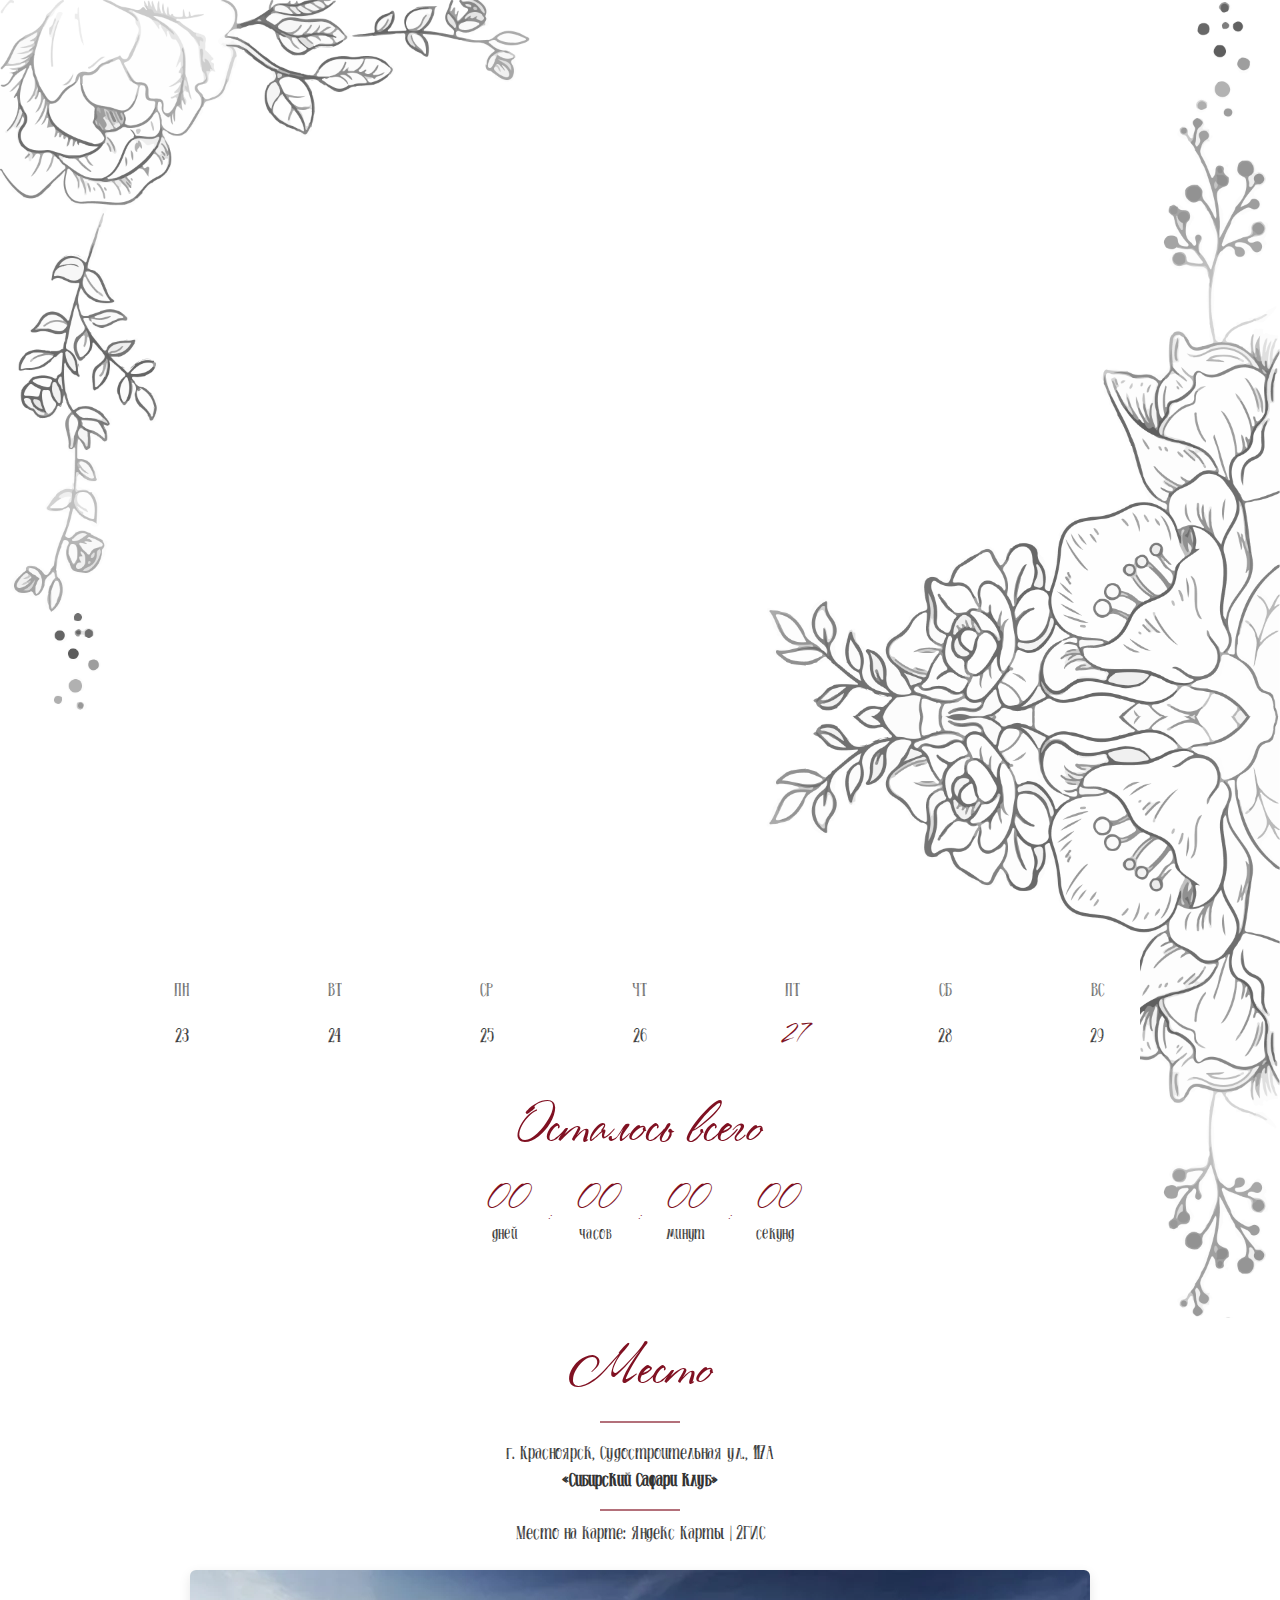
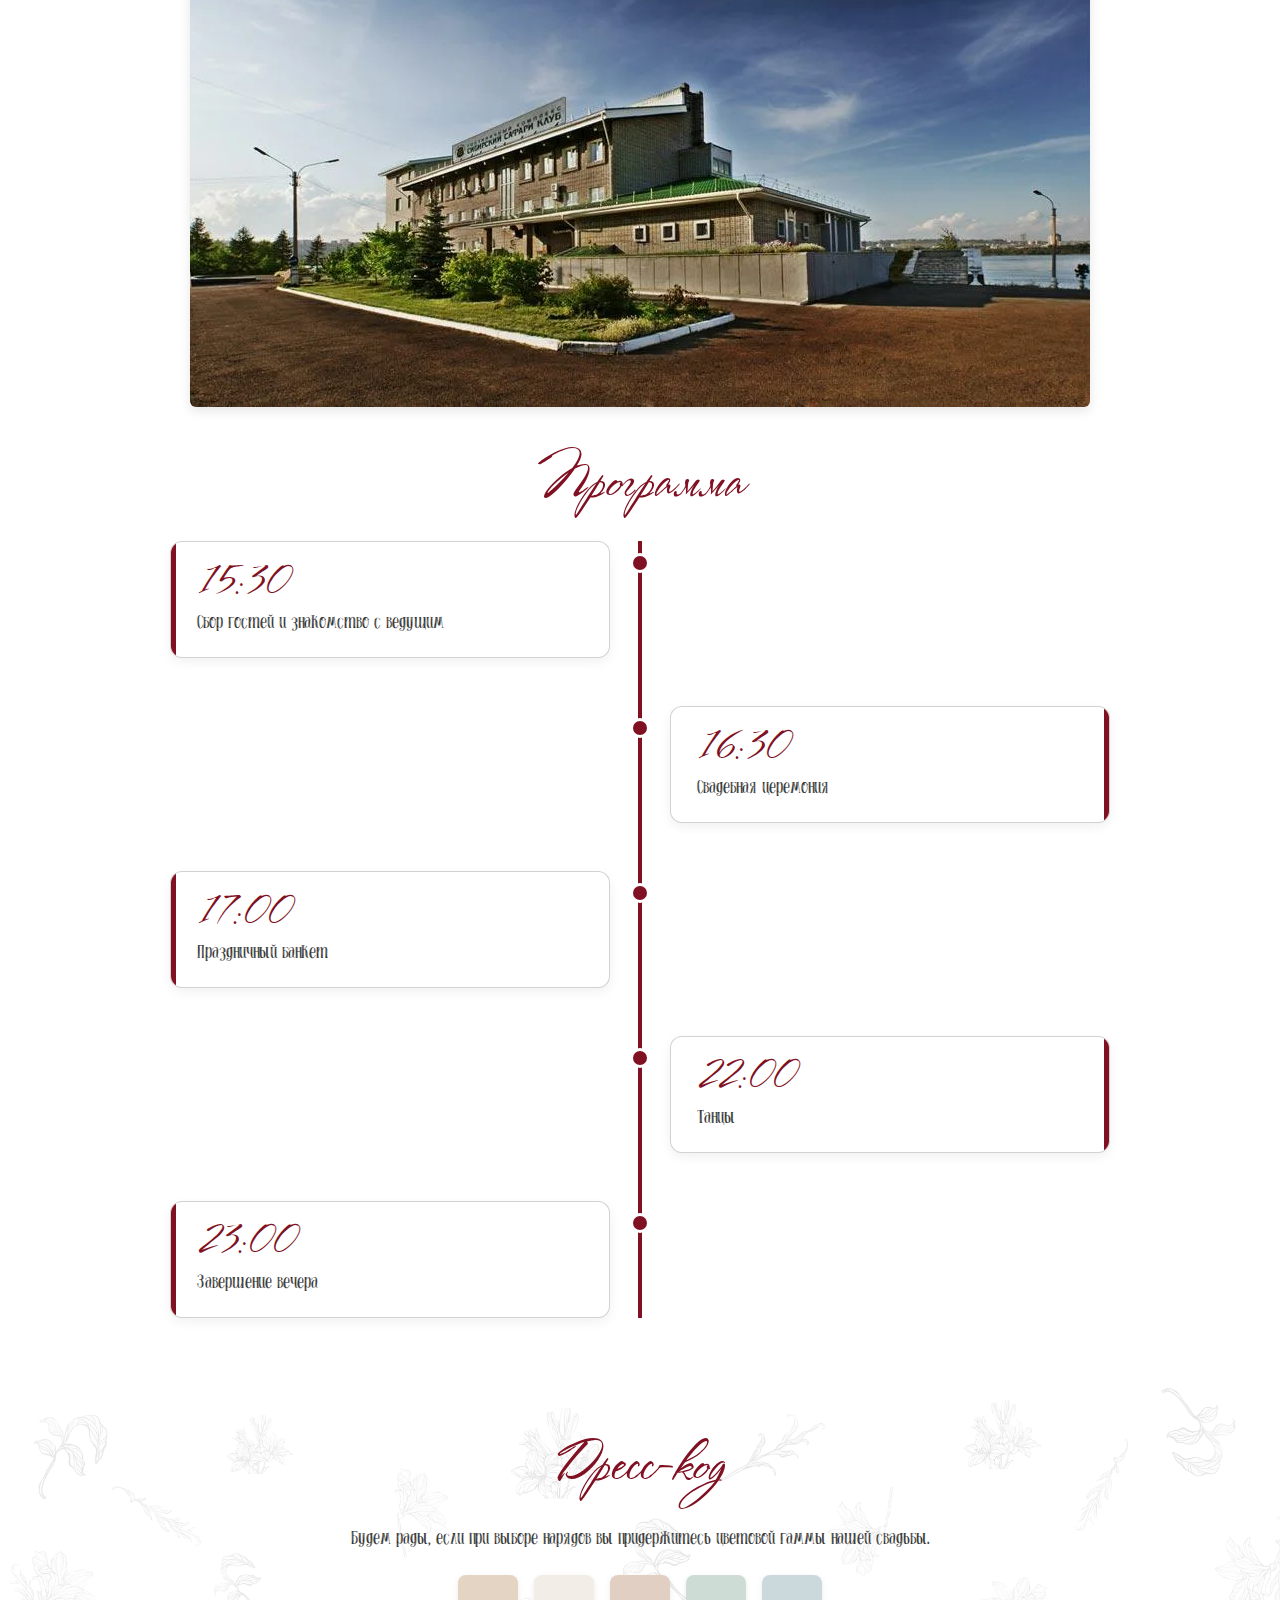
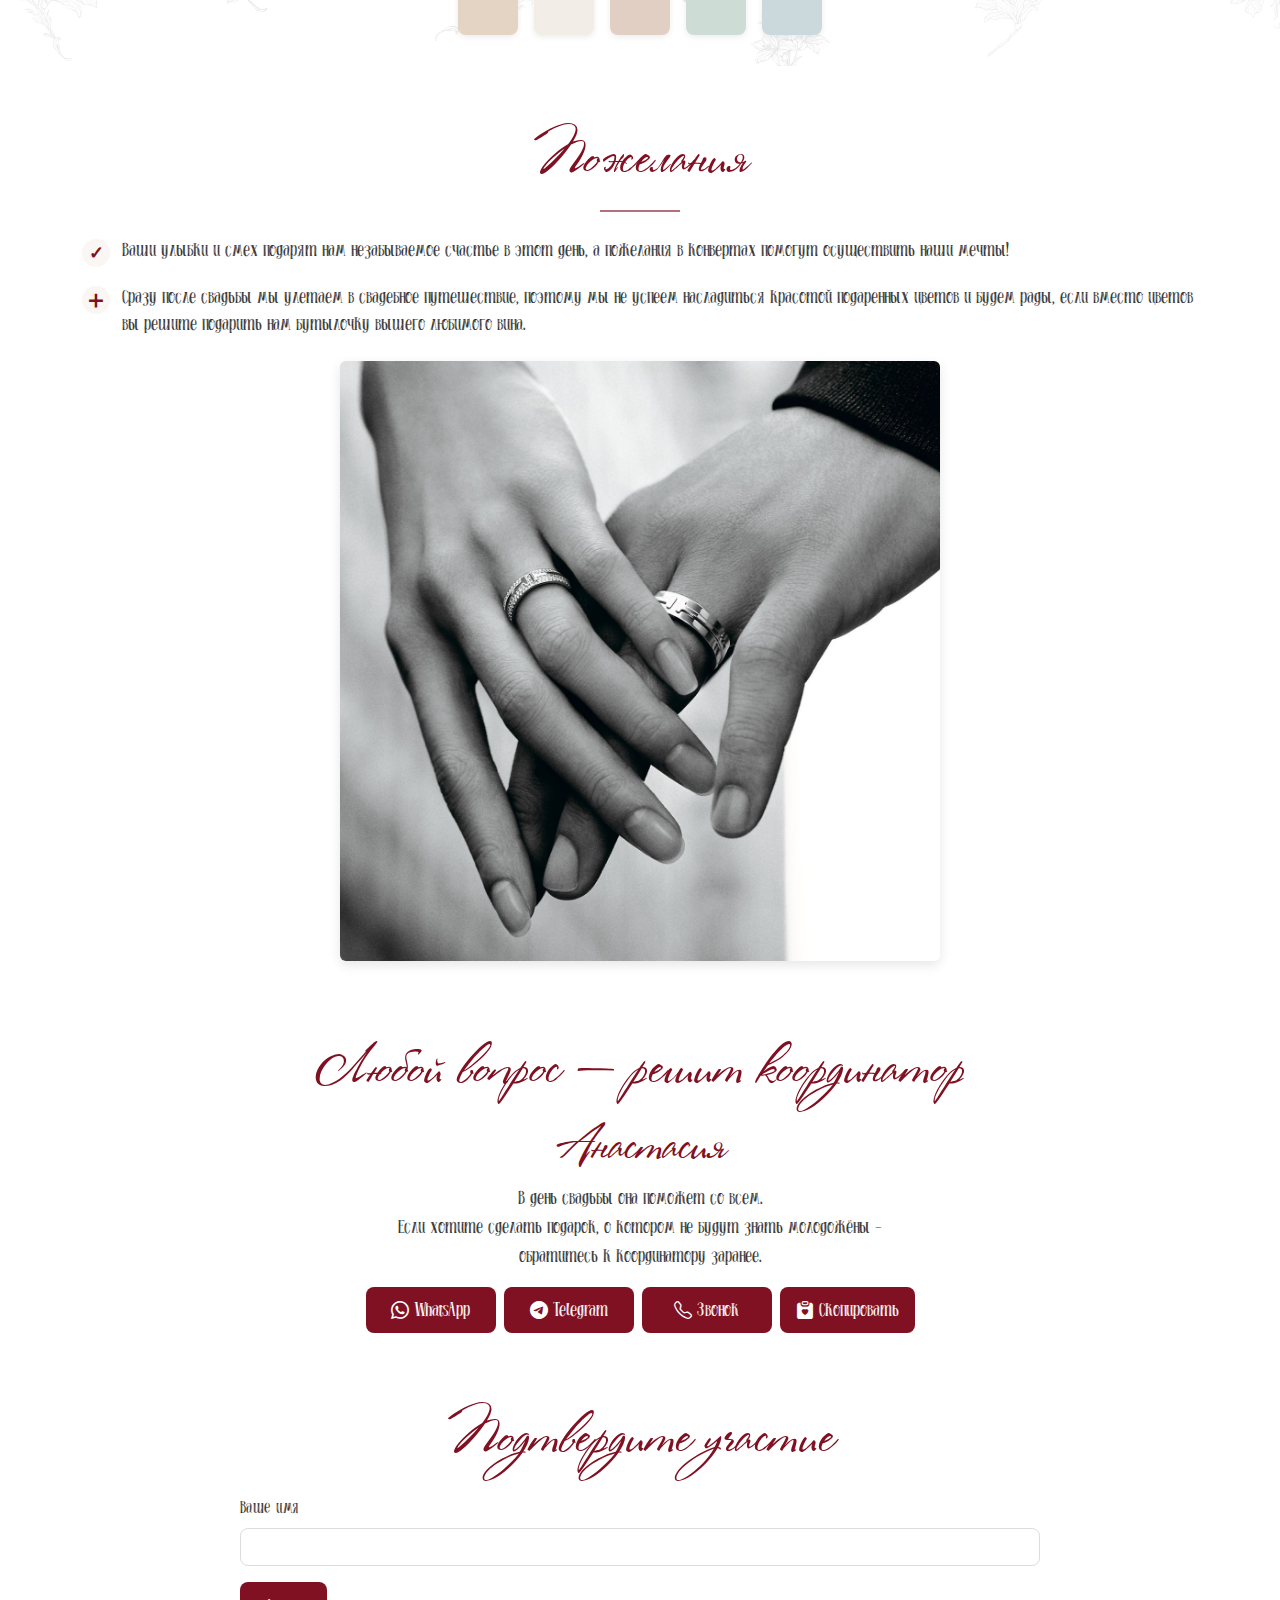
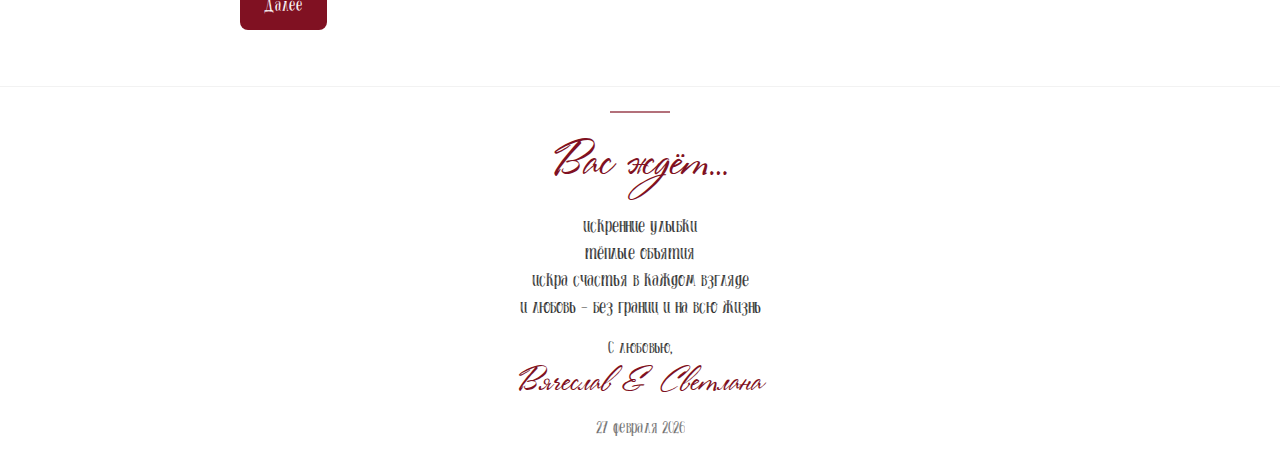
<file: index.html>
<!DOCTYPE html>
<html lang="ru">
<head>
  <meta charset="UTF-8" />
  <meta name="viewport" content="width=device-width, initial-scale=1.0"/>
  <title>Вячеслав & Светлана</title>
  <link href="https://cdn.jsdelivr.net/npm/bootstrap@5.3.3/dist/css/bootstrap.min.css" rel="stylesheet">
  <link rel="stylesheet" href="./style.css">
  <!-- Bootstrap Icons -->
  <link rel="stylesheet" href="https://cdn.jsdelivr.net/npm/bootstrap-icons@1.10.5/font/bootstrap-icons.css">

  <link rel="icon" href="/favicon.png" type="image/png">

</head>
<body>
     <style>
        /* ——— Шрифты ——— */
        @font-face {
            font-family: 'Lady Marmalade';
            src: url('assets/fonts/LadyMarmalade.otf') format('opentype');
            font-weight: normal;
            font-style: normal;
            font-display: swap;
        }

        @font-face {
            font-family: 'Rosa Marena';
            src: url('assets/fonts/RosaMarena.woff') format('woff');
            font-weight: normal;
            font-style: normal;
            font-display: swap;
        }
    </style>



    <!-- Обертка для двух секций с общим фоном -->
    <div class="hero-and-guests-wrapper">

        <!-- Общий фон -->
        <div class="common-background"></div>
        
        
        <!-- ГЛАВНЫЙ БЛОК: ТЕКСТ НА ФОНЕ -->
        <div class="container-fluid hero-section d-flex align-items-center justify-content-center" style="min-height: 100vh; position: relative; overflow: hidden;">
            
            <!-- Убираем старый оверлей, т.к. теперь он общий -->
            <!-- <div class="hero-overlay"></div> -->
            
            <!-- Текстовый контент с анимацией -->
            <div class="hero-content text-center p-3 animate-on-scroll">
                <h1 class="names-title animate-fade-up">Вячеслав & Светлана</h1>
                <p class="invitation-text mt-3 animate-fade-up" style="animation-delay: 0.2s">
                    Дорогие друзья и родные!<br>
                    Приглашаем вас разделить с нами день нашей свадьбы.
                </p>
                <h3 class="date-text mt-4 animate-fade-up" style="animation-delay: 0.4s">27 февраля 2026</h3>
            </div>
        </div>

        <!-- ДОРОГИЕ ГОСТИ + КАЛЕНДАРЬ -->
        <div class="container guests-invite-section pt-4 mt-4 pb-5"> <!-- Добавили класс guests-invite-section и padding-bottom -->
            <div class="guests-invite text-center">
                
                <!-- Календарь -->
                <div class="calendar-wrapper">
                    <div class="weekdays d-flex justify-content-between mb-2">
                        <span>ПН</span>
                        <span>ВТ</span>
                        <span>СР</span>
                        <span>ЧТ</span>
                        <span>ПТ</span>
                        <span>СБ</span>
                        <span>ВС</span>
                    </div>
                    <div class="dates d-flex justify-content-between">
                        <span>23</span>
                        <span>24</span>
                        <span>25</span>
                        <span>26</span>
                        <span class="date-heart">27</span>
                        <span>28</span>
                        <span>29</span>
                    </div>
                </div>

                <!-- Счётчик -->
                <h2 class="my-4">Осталось всего</h2>
                <div class="countdown-wrapper my-4">
                    <div class="countdown d-flex justify-content-center gap-2 flex-wrap">
                        <div class="count-item">
                            <div class="count-value days">--</div>
                            <div class="count-label">дней</div>
                        </div>
                        <div class="count-separator">:</div>
                        <div class="count-item">
                            <div class="count-value hours">--</div>
                            <div class="count-label">часов</div>
                        </div>
                        <div class="count-separator">:</div>
                        <div class="count-item">
                            <div class="count-value minutes">--</div>
                            <div class="count-label">минут</div>
                        </div>
                        <div class="count-separator">:</div>
                        <div class="count-item">
                            <div class="count-value seconds">--</div>
                            <div class="count-label">секунд</div>
                        </div>
                    </div>
                </div>

            </div>
        </div>
    </div>

    <!-- БЛОК МЕСТО -->
    <div class="container py-4">
        <div class="text-center mb-3">
            <h2 class="location-title">Место</h2>
        </div>

    <!-- Линия под заголовком -->
    <div class="location-divider mx-auto mb-3"></div>

    <div class="text-center mb-4">
        <p class="location-address">
        г. Красноярск, Судостроительная ул., 117А<br>
        <strong>«Сибирский Сафари клуб»</strong>
        </p>
        <!-- Линия под заголовком -->
        <div class="location-divider mx-auto mt-3"></div>
            <p class="location-link">
                Место на карте: 
                <a href="https://yandex.ru/maps/org/sibirskiy_safari_klub/1145542170/?ll=92.845752%2C55.989326&z=14" target="_blank" rel="noopener">Яндекс Карты</a> 
                | 
                <a href="https://2gis.ru/krasnoyarsk/firm/985690699465455" target="_blank" rel="noopener">2ГИС</a>
            </p>
    </div>

    <!-- Фото/карта -->
        <div class="text-center">
            <img src="assets/img/Place/i.webp" alt="Место проведения" class="location-photo img-fluid rounded">
        </div>
    </div>

    <!-- БЛОК ПРОГРАММА СВАДЬБЫ -->
        <!-- Контейнер для падающих сердец — только в этом блоке -->
        <div class="heart-fall-scene position-relative overflow-hidden" style="height: 100%;">
            
            <div class="text-center my-4">
                <h2 class="program-title">Программа</h2>
            </div>

            <!-- Падающие сердечки -->
            <div class="heart-fall-layer" aria-hidden="true">
                <div class="heart"><i class="bi bi-heart-fill"></i></div>
                <div class="heart"><i class="bi bi-heart-fill"></i></div>
                <div class="heart"><i class="bi bi-heart-fill"></i></div>
                <div class="heart"><i class="bi bi-heart-fill"></i></div>
                <div class="heart"><i class="bi bi-heart-fill"></i></div>
                <div class="heart"><i class="bi bi-heart-fill"></i></div>
                <div class="heart"><i class="bi bi-heart-fill"></i></div>
                <div class="heart"><i class="bi bi-heart-fill"></i></div>
                <div class="heart"><i class="bi bi-heart-fill"></i></div>
                <div class="heart"><i class="bi bi-heart-fill"></i></div>
                <div class="heart"><i class="bi bi-heart-fill"></i></div>
                <div class="heart"><i class="bi bi-heart-fill"></i></div>
            </div>

            <!-- Таймлайн остаётся внутри этого же контейнера -->
            <div class="main-timeline position-relative">
            <div class="timeline left">
                    <div class="card">
                        <h4>15:30</h4>
                        <p>Сбор гостей и знакомство с ведущим</p>
                    </div>
                </div>

                <div class="timeline right">
                    <div class="card">
                        <h4>16:30</h4>
                        <p>Свадебная церемония</p>
                    </div>
                </div>

                <div class="timeline left">
                    <div class="card">
                        <h4>17:00</h4>
                        <p>Праздничный банкет</p>
                    </div>
                </div>

                <div class="timeline right">
                    <div class="card">
                        <h4>22:00</h4>
                        <p>Танцы</p>
                    </div>
                </div>
                <div class="timeline left">
                    <div class="card">
                        <h4>23:00</h4>
                        <p>Завершение вечера</p>
                    </div>
                </div>
            </div>
        </div>

    <!-- БЛОК ДРЕСС-КОД -->
    <section class="dresscode-section py-5">
    <div class="container py-4">
        <div class="text-center mb-4">
        <h2 class="dresscode-title">Дресс-код</h2>
        </div>

        <div class="text-center mb-4">
        <p class="dresscode-text">
            Будем рады, если при выборе нарядов вы придержитесь цветовой гаммы нашей свадьбы.
        </p>
        </div>

        <!-- Цветовые квадраты -->
        <div class="d-flex flex-wrap justify-content-center gap-3">
        <div class="color-swatch-wrapper d-flex flex-column align-items-center">
            <div class="color-swatch" style="background-color: #E4D4C3;"></div>
            <span class="color-label">Льняной крем</span>
        </div>
        <div class="color-swatch-wrapper d-flex flex-column align-items-center">
            <div class="color-swatch" style="background-color: #F2EDE6;"></div>
            <span class="color-label">Облачный белый</span>
        </div>
        <div class="color-swatch-wrapper d-flex flex-column align-items-center">
            <div class="color-swatch" style="background-color: #E2CFC4;"></div>
            <span class="color-label">Пыльная роза</span>
        </div>
        <!-- <div class="color-swatch-wrapper d-flex flex-column align-items-center">
            <div class="color-swatch" style="background-color: #D4C9D1;"></div>
            <span class="color-label">Лаванда-муар</span>
        </div> -->
        <div class="color-swatch-wrapper d-flex flex-column align-items-center">
            <div class="color-swatch" style="background-color: #CDDDD6;"></div>
            <span class="color-label">Мятный туман</span>
        </div>
        <div class="color-swatch-wrapper d-flex flex-column align-items-center">
            <div class="color-swatch" style="background-color: #CBD9DD;"></div>
            <span class="color-label">Серо-голубая дымка</span>
        </div>
        </div>
    </div>
    </section>
    
    <!-- БЛОК ПОЖЕЛАНИЯ -->
    <div class="container py-4">
    <div class="text-center mb-3">
        <h2 class="wishes-title">Пожелания</h2>
    </div>

    <!-- Линия под заголовком -->
    <div class="wishes-divider mx-auto mb-4"></div>

    <ul class="wishes-list list-unstyled">
        <li class="wishes-item mb-3">
        <span class="wishes-icon wishes-icon-ok">✓</span>
        <span class="wishes-text">
            Ваши улыбки и смех подарят нам незабываемое счастье в этот день, а пожелания в конвертах помогут осуществить наши мечты!
        </span>
        </li>
        <li class="wishes-item">
        <span class="wishes-icon wishes-icon-no">✕</span>
        <span class="wishes-text">
            Сразу после свадьбы мы улетаем в свадебное путешествие, поэтому мы не успеем насладиться красотой подаренных цветов и будем рады, если вместо цветов вы решите подарить нам бутылочку вышего любимого вина.
        </span>
        </li>
    </ul>

    <!-- Фото -->
    <div class="text-center mt-4">
        <img src="assets/img/Wishes/handswithring.jpg" alt="Руки с кольцами" class="wishes-photo img-fluid rounded">
    </div>
    </div>

    <!-- БЛОК КОНТАКТ КООРДИНАТОРА -->
    <div class="container py-4">
    <div class="coordinator-card text-center">
        <h2 class="coordinator-title mb-3">Любой вопрос — решит координатор</h2>
        <h3 class="coordinator-name">Анастасия</h3>
        <p class="coordinator-text mb-3">
            В день свадьбы она поможет со всем.<br>
            Если хотите сделать подарок, о котором не будут знать молодожёны —<br>
            обратитесь к координатору заранее.
        </p>

        <div class="coordinator-links d-flex flex-wrap justify-content-center gap-2">
            <!-- WhatsApp -->
            <a href="https://wa.me/79233681511?text=Добрый%20день!%20По%20поводу%20свадьбы%20Светланы%20и%20Вячеслава%2027%20февраля." 
                target="_blank" rel="noopener" class="coordinator-link">
                <span><i class="bi bi-whatsapp"></i> WhatsApp</span>
            </a>

            <!-- Telegram -->
            <a href="https://t.me/+79233681511" 
                target="_blank" rel="noopener" class="coordinator-link">
                <span><i class="bi bi-telegram"></i> Telegram</span>
            </a>

            <!-- Телефон -->
            <a href="tel:+79233681511" class="coordinator-link">
                <span><i class="bi bi-telephone"></i> Звонок</span>
            </a>

            <!-- Копировать номер -->
            <a class="coordinator-link coordinator-copy" id="copyBtn">
                <span><i class="bi bi-clipboard-heart-fill"></i> Скопировать</span>
            </a>
        </div>
    </div>
    </div>

    <!-- БЛОК RSVP -->
    <div class="container py-4">
    <div class="text-center mb-4">
        <h2 class="rsvp-title">Подтвердите участие</h2>
    </div>

    <div class="rsvp-form-wrapper">
        <!-- Шаг 1: Имя -->
        <div class="rsvp-step active" id="step-1">
        <div class="form-group">
            <label for="name" class="form-label">Ваше имя</label>
            <input type="text" id="name" class="form-control rsvp-input" placeholder="">
        </div>
        <button type="button" class="btn rsvp-btn mt-3" onclick="nextStep(1)">Далее</button>
        </div>

        <!-- Шаг 2: Присутствие -->
        <div class="rsvp-step" id="step-2">
        <p class="rsvp-question">Будете ли вы на нашей свадьбе?</p>
        <div class="btn-group d-flex flex-column gap-2" role="group">
            <button type="button" class="btn rsvp-choice-btn" onclick="handlePresence(true)">Да, с радостью!</button>
            <button type="button" class="btn rsvp-choice-btn" onclick="handlePresence(false)">К сожалению, нет</button>
        </div>
        </div>

        <!-- Шаг 3: Алкоголь -->
        <div class="rsvp-step" id="step-3">
        <p class="rsvp-question">Будете ли вы употреблять алкоголь?</p>
        <div class="btn-group d-flex flex-column gap-2" role="group">
            <button type="button" class="btn rsvp-choice-btn" onclick="handleAlcohol(true)">Да</button>
            <button type="button" class="btn rsvp-choice-btn" onclick="handleAlcohol(false)">Нет</button>
        </div>
        </div>

        <!-- Шаг 4: Выбор алкоголя -->
        <div class="rsvp-step" id="step-4">
        <p class="rsvp-question">Какие напитки предпочитаете?</p>
        <div class="form-check mb-2">
            <input class="form-check-input" type="checkbox" id="wine-dry-white" value="Вино сухое белое">
            <label class="form-check-label rsvp-checkbox-label" for="wine-dry-white">Вино сухое белое</label>
        </div>
        <div class="form-check mb-2">
            <input class="form-check-input" type="checkbox" id="wine-semisweet-red" value="Вино полусладкое красное">
            <label class="form-check-label rsvp-checkbox-label" for="wine-semisweet-red">Вино полусладкое красное</label>
        </div>
        <div class="form-check mb-2">
            <input class="form-check-input" type="checkbox" id="wine-semisweet-white" value="Вино полусладкое белое">
            <label class="form-check-label rsvp-checkbox-label" for="wine-semisweet-white">Вино полусладкое белое</label>
        </div>
        <div class="form-check mb-2">
            <input class="form-check-input" type="checkbox" id="samogon" value="Самогонка">
            <label class="form-check-label rsvp-checkbox-label" for="samogon">Самогонка</label>
        </div>
        <div class="form-check mb-2">
            <input class="form-check-input" type="checkbox" id="vodka" value="Водка">
            <label class="form-check-label rsvp-checkbox-label" for="vodka">Водка</label>
        </div>
        <div class="form-check mb-3">
            <input class="form-check-input" type="checkbox" id="whiskey" value="Виски">
            <label class="form-check-label rsvp-checkbox-label" for="whiskey">Виски</label>
        </div>
        <button type="button" class="btn rsvp-btn" onclick="submitForm()">Отправить</button>
        </div>

        <!-- Результат: Спасибо -->
        <div class="rsvp-step text-center" id="step-thanks">
        <h3 class="rsvp-thanks-title">Спасибо за ответ!</h3>
        <p class="rsvp-thanks-text mt-2">Мы будем ждать вас ❤️</p>
        </div>

        <!-- Результат: Отказ -->
        <div class="rsvp-step text-center" id="step-no">
        <h3 class="rsvp-thanks-title">Спасибо за ответ!</h3>
        <p class="rsvp-thanks-text mt-2">Нам будет очень не хватать Вас на нашем празднике....</p>
        </div>
    </div>
    </div>


    <!-- ФУТЕР -->
    <footer class="site-footer">
    <div class="container py-4">
        <div class="footer-content text-center">
        <div class="footer-divider"></div>
        <h3 class="footer-title">Вас ждёт…</h3>
        <div class="footer-list">
            <p>искренние улыбки<br>
            тёплые объятия <br>
            искра счастья в каждом взгляде<br>
            и любовь — без границ и на всю жизнь</p>
        </div>
        <div class="footer-signature mt-3">
            С любовью,<br>
            <span class="bride-groom">Вячеслав & Светлана</span>
        </div>
        <div class="footer-date mt-2">
            27 февраля 2026
        </div>
        </div>
    </div>
    </footer>


    <script src="./scripts/countdown.js"></script>
</body>
</html>
</file>
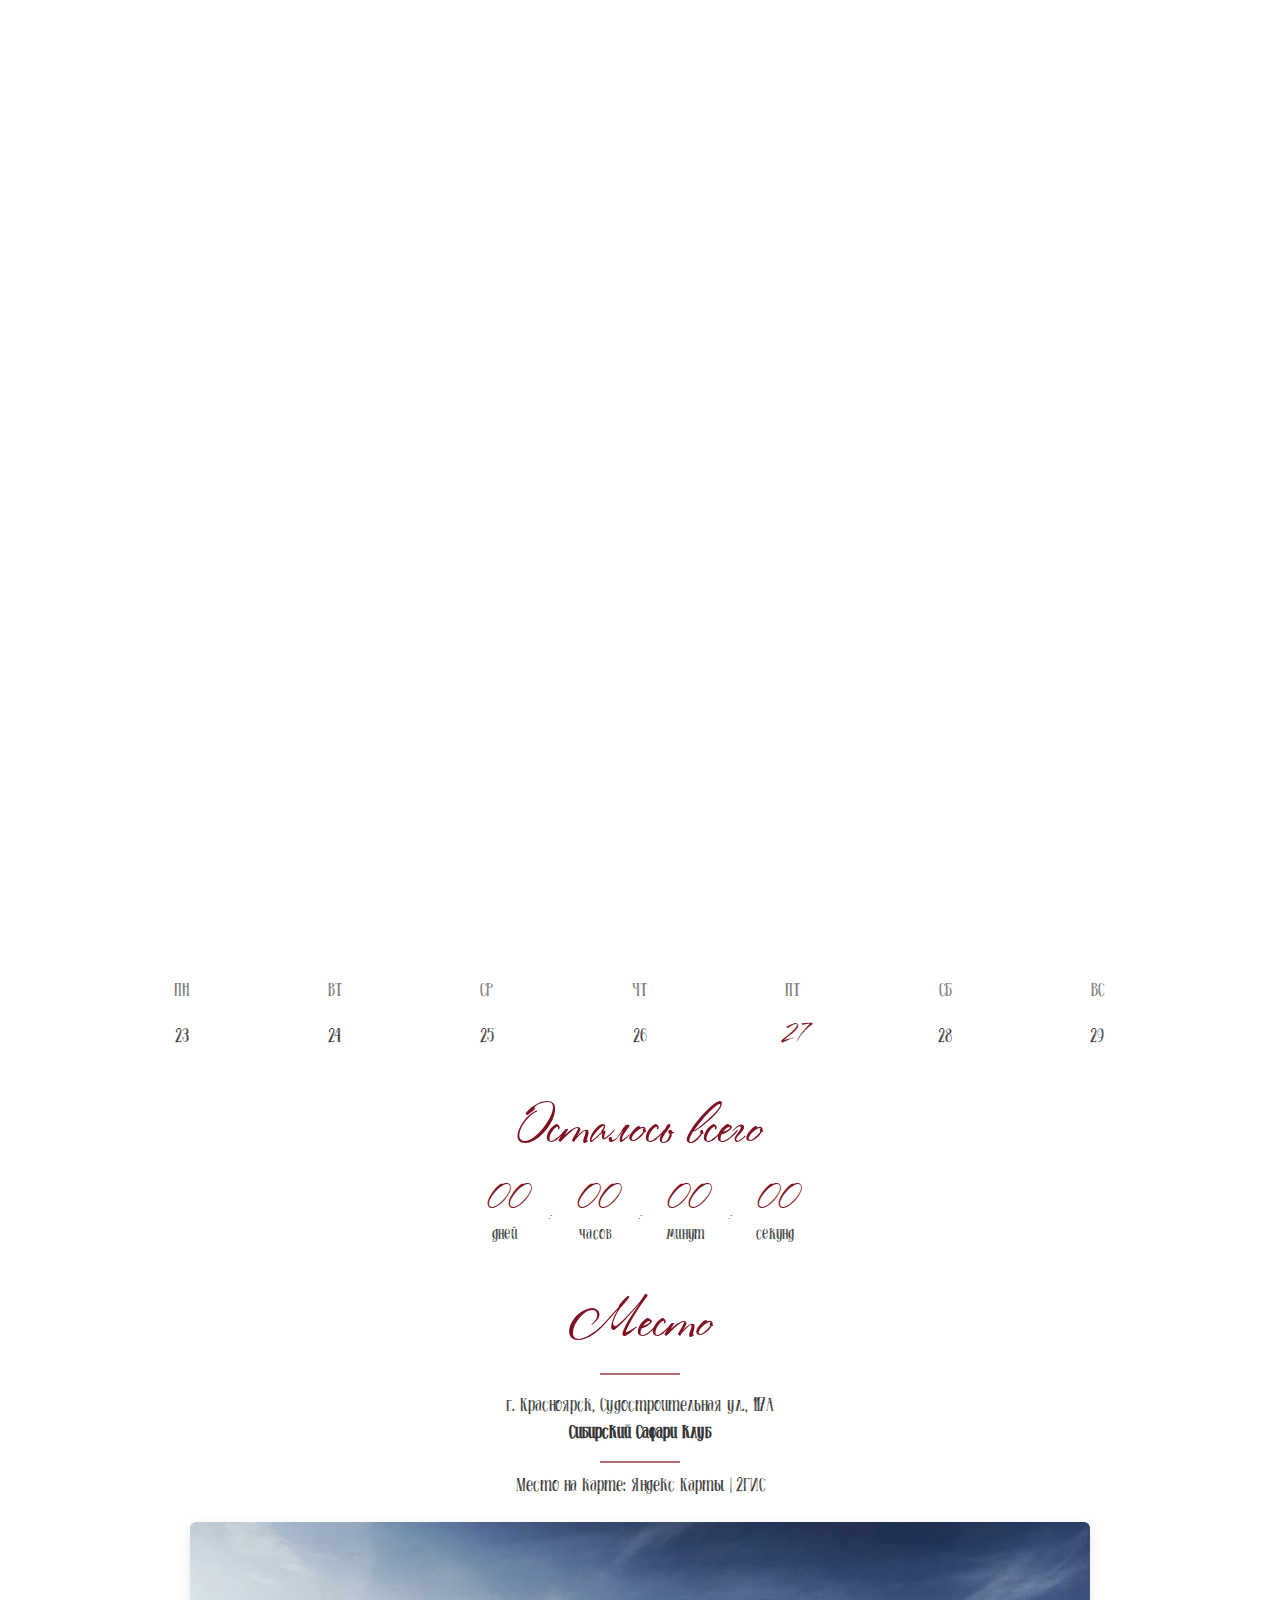
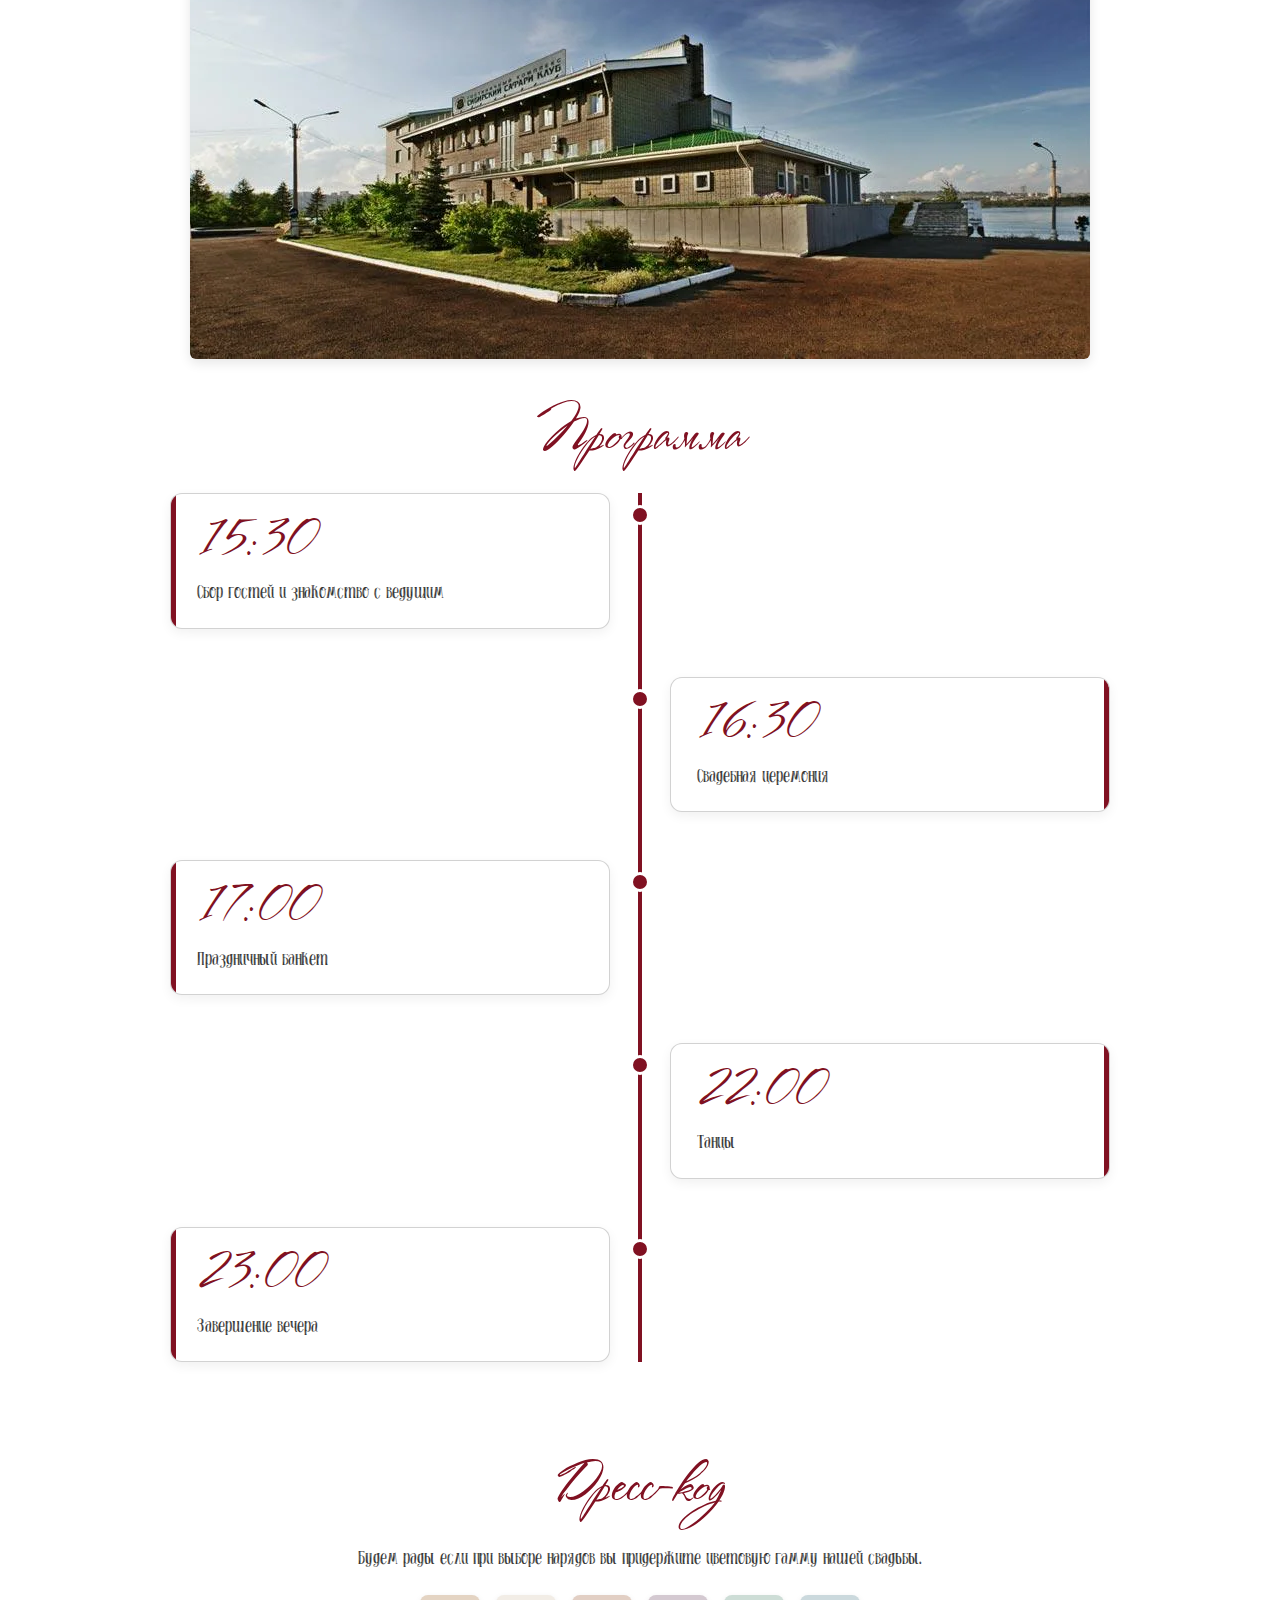
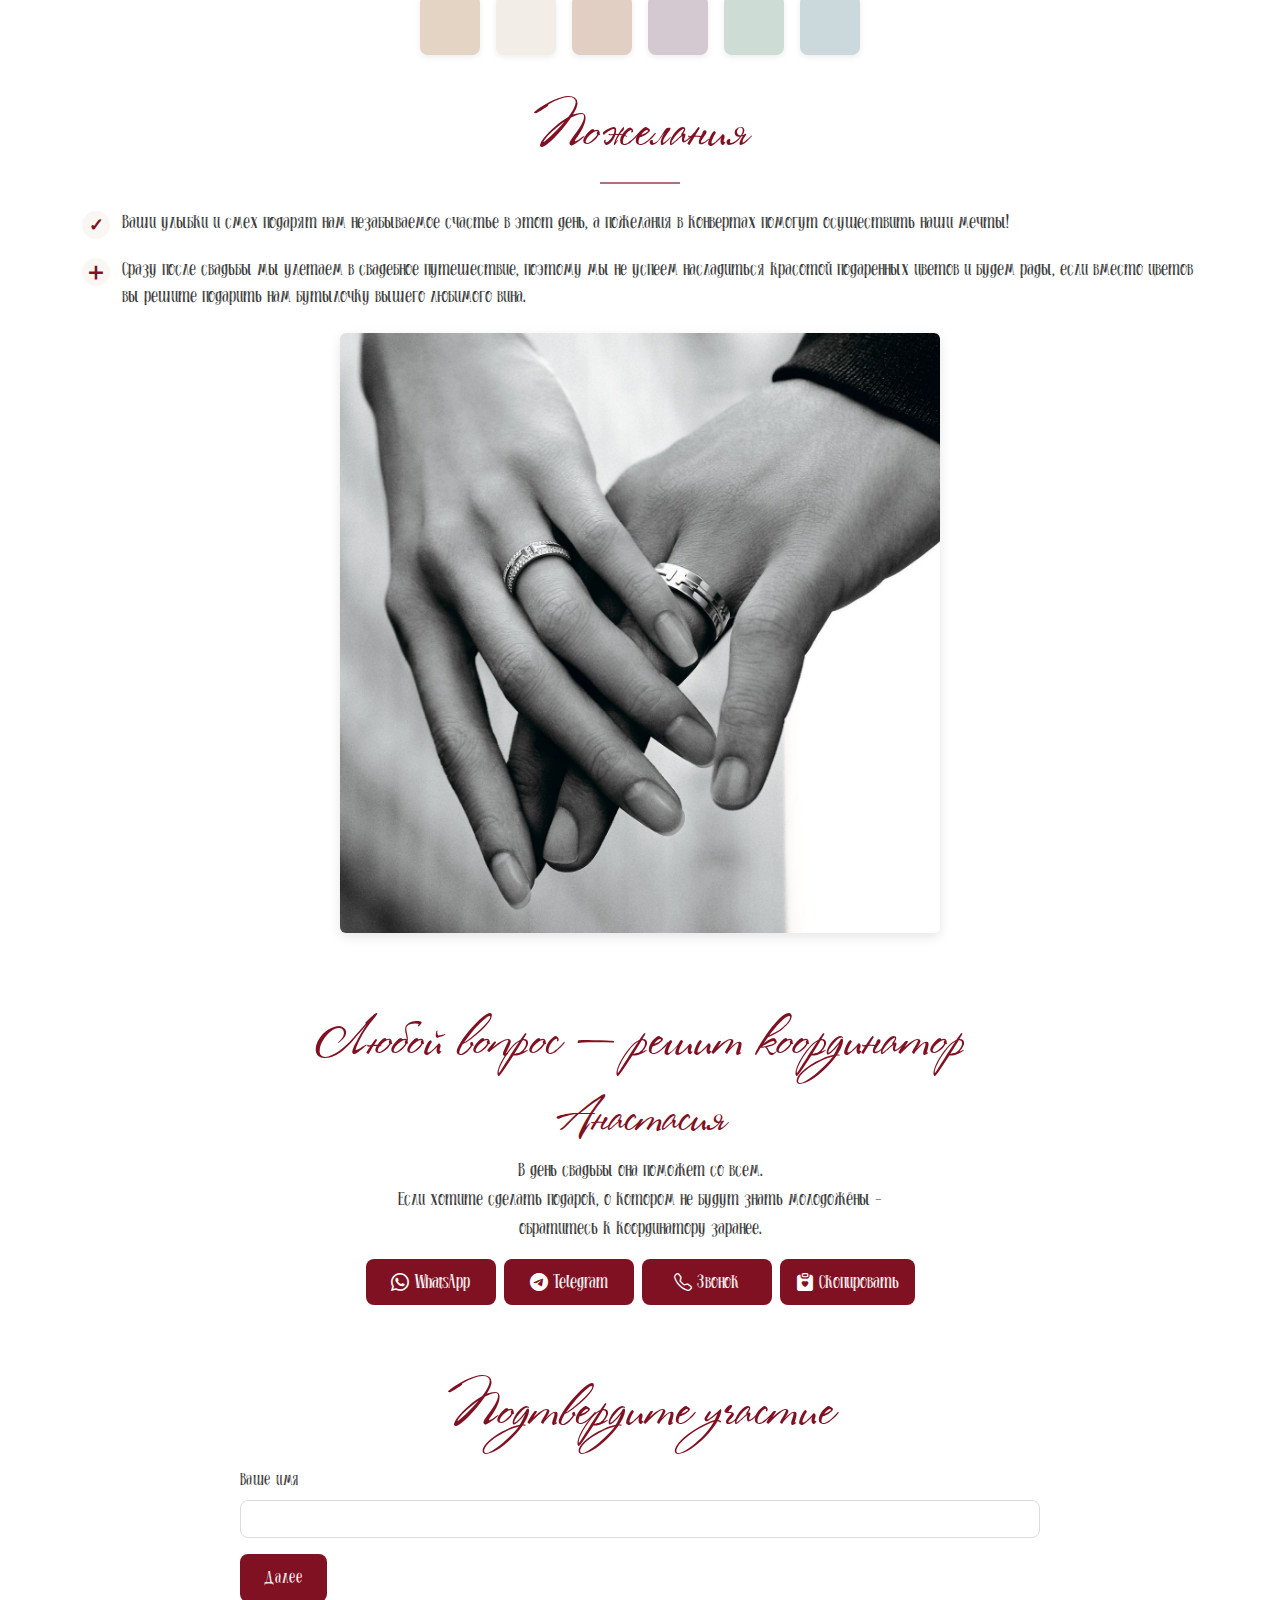
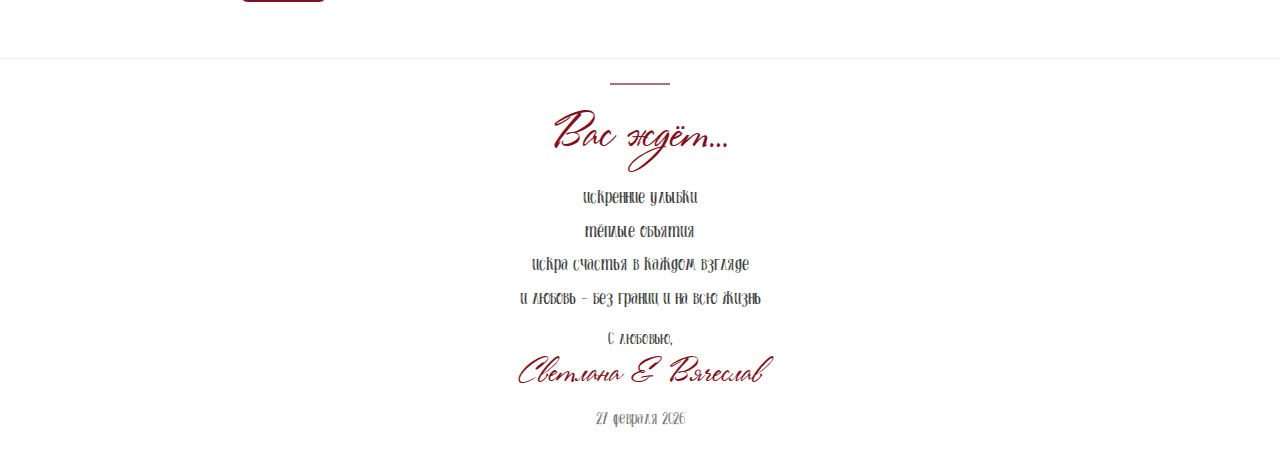
<file: index_bcg.html>
<!DOCTYPE html>
<html lang="ru">
<head>
  <meta charset="UTF-8" />
  <meta name="viewport" content="width=device-width, initial-scale=1.0"/>
  <title>Вячеслав & Светлана</title>
  <link href="https://cdn.jsdelivr.net/npm/bootstrap@5.3.3/dist/css/bootstrap.min.css" rel="stylesheet">
  <link rel="stylesheet" href="style.css">
  <!-- Bootstrap Icons -->
  <link rel="stylesheet" href="https://cdn.jsdelivr.net/npm/bootstrap-icons@1.10.5/font/bootstrap-icons.css">
</head>
<body>

<!-- ГЛАВНЫЙ БЛОК: ТЕКСТ НА ФОНЕ -->
<div class="container-fluid hero-section d-flex align-items-center justify-content-center" style="min-height: 100vh; position: relative; overflow: hidden;">
    
    <!-- Фоновое изображение с оверлеем -->
    <div class="hero-background-image"></div>
    
    <!-- Затемнение для лучшей читаемости текста -->
    <div class="hero-overlay"></div>
    
    <!-- Текстовый контент с анимацией -->
    <div class="hero-content text-center p-3 animate-on-scroll">
        <h1 class="names-title animate-fade-up">Вячеслав & Светлана</h1>
        <p class="invitation-text mt-3 animate-fade-up" style="animation-delay: 0.2s">
            Дорогие друзья и родные!<br>
            Приглашаем вас разделить с нами день нашей свадьбы.
        </p>
        <p class="date-text mt-4 animate-fade-up" style="animation-delay: 0.4s">
            27 февраля 2026
        </p>
        
        <!-- Декоративный разделитель -->
        <div class="divider mt-4 animate-fade-up" style="animation-delay: 0.6s"></div>
        
        <!-- Подсказка скролла -->
        <div class="scroll-hint mt-5 animate-fade-up" style="animation-delay: 0.8s">
            <svg width="30" height="30" viewBox="0 0 24 24" fill="none" xmlns="http://www.w3.org/2000/svg">
                <path d="M7 10L12 15L17 10" stroke="rgba(255,255,255,0.8)" stroke-width="2" stroke-linecap="round" stroke-linejoin="round"/>
            </svg>
        </div>
    </div>
</div>

  <!-- ДОРОГИЕ ГОСТИ + КАЛЕНДАРЬ -->
  <div class="container pt-4 mt-4">
    <div class="guests-invite text-center">
        
      <!-- Календарь -->
      <div class="calendar-wrapper">
        <div class="weekdays d-flex justify-content-between mb-2">
          <span>ПН</span>
          <span>ВТ</span>
          <span>СР</span>
          <span>ЧТ</span>
          <span>ПТ</span>
          <span>СБ</span>
          <span>ВС</span>
        </div>
        <div class="dates d-flex justify-content-between">
          <span>23</span>
          <span>24</span>
          <span>25</span>
          <span>26</span>
          <span class="date-heart">27</span>
          <span>28</span>
          <span>29</span>
        </div>
      </div>

        <!-- Счётчик -->
        <h2 class="my-4">Осталось всего</h2>
        <div class="countdown-wrapper my-4">
            <div class="countdown d-flex justify-content-center gap-2 flex-wrap ">
                <div class="count-item">
                <div class="count-value days">--</div>
                <div class="count-label">дней</div>
                </div>
                <div class="count-separator">:</div>
                <div class="count-item">
                <div class="count-value hours">--</div>
                <div class="count-label">часов</div>
                </div>
                <div class="count-separator">:</div>
                <div class="count-item">
                <div class="count-value minutes">--</div>
                <div class="count-label">минут</div>
                </div>
                <div class="count-separator">:</div>
                <div class="count-item">
                <div class="count-value seconds">--</div>
                <div class="count-label">секунд</div>
                </div>
            </div>
        </div>

    </div>
  </div>

    <!-- БЛОК МЕСТО -->
    <div class="container py-4">
        <div class="text-center mb-3">
            <h2 class="location-title">Место</h2>
        </div>

    <!-- Линия под заголовком -->
    <div class="location-divider mx-auto mb-3"></div>

    <div class="text-center mb-4">
        <p class="location-address">
        г. Красноярск, Судостроительная ул., 117А<br>
        <strong>Сибирский Сафари клуб</strong>
        </p>
        <!-- Линия под заголовком -->
        <div class="location-divider mx-auto mt-3"></div>
            <p class="location-link">
                Место на карте: 
                <a href="https://yandex.ru/maps/org/sibirskiy_safari_klub/1145542170/?ll=92.845752%2C55.989326&z=14" target="_blank" rel="noopener">Яндекс Карты</a> 
                | 
                <a href="https://2gis.ru/krasnoyarsk/firm/985690699465455" target="_blank" rel="noopener">2ГИС</a>
            </p>
    </div>

    <!-- Фото/карта -->
        <div class="text-center">
            <img src="assets/img/Place/i.webp" alt="Место проведения" class="location-photo img-fluid rounded">
        </div>
    </div>

    <!-- БЛОК ПРОГРАММА СВАДЬБЫ -->
    <div class="container py-4">
    <div class="text-center mb-4">
        <h2 class="program-title">Программа</h2>
    </div>

    <div class="main-timeline">
        <div class="timeline left">
            <div class="card">
                <h3>15:30</h3>
                <p>Сбор гостей и знакомство с ведущим</p>
            </div>
        </div>

        <div class="timeline right">
            <div class="card">
                <h3>16:30</h3>
                <p>Свадебная церемония</p>
            </div>
        </div>

        <div class="timeline left">
            <div class="card">
                <h3>17:00</h3>
                <p>Праздничный банкет</p>
            </div>
        </div>

        <div class="timeline right">
            <div class="card">
                <h3>22:00</h3>
                <p>Танцы</p>
            </div>
        </div>
        <div class="timeline left">
            <div class="card">
                <h3>23:00</h3>
                <p>Завершение вечера</p>
            </div>
        </div>
    </div>
    </div>

    <!-- БЛОК ДРЕСС-КОД -->
    <div class="container py-4">
    <div class="text-center mb-4">
        <h2 class="dresscode-title">Дресс-код</h2>
    </div>

    <div class="text-center mb-4">
        <p class="dresscode-text">
        Будем рады если при выборе нарядов вы придержите цветовую гамму нашей свадьбы.
        </p>
    </div>

    <!-- Цветовые квадраты -->
    <div class="d-flex flex-wrap justify-content-center gap-3">
        <div class="color-swatch-wrapper d-flex flex-column align-items-center">
            <div class="color-swatch" style="background-color: #E4D4C3;"></div>
            <span class="color-label">Льняной крем</span>
        </div>
        <div class="color-swatch-wrapper d-flex flex-column align-items-center">
            <div class="color-swatch" style="background-color: #F2EDE6;"></div>
            <span class="color-label">Облачный белый</span>
        </div>
        <div class="color-swatch-wrapper d-flex flex-column align-items-center">
            <div class="color-swatch" style="background-color: #E2CFC4;"></div>
            <span class="color-label">Пыльная роза</span>
        </div>
        <div class="color-swatch-wrapper d-flex flex-column align-items-center">
            <div class="color-swatch" style="background-color: #D4C9D1;"></div>
            <span class="color-label">Лаванда-муар</span>
        </div>
        <div class="color-swatch-wrapper d-flex flex-column align-items-center">
            <div class="color-swatch" style="background-color: #CDDDD6;"></div>
            <span class="color-label">Мятный туман</span>
        </div>
        <div class="color-swatch-wrapper d-flex flex-column align-items-center">
            <div class="color-swatch" style="background-color: #CBD9DD;"></div>
            <span class="color-label">Серо-голубая дымка</span>
        </div>
    </div>
    </div>
    
    <!-- БЛОК ПОЖЕЛАНИЯ -->
    <div class="container py-4">
    <div class="text-center mb-3">
        <h2 class="wishes-title">Пожелания</h2>
    </div>

    <!-- Линия под заголовком -->
    <div class="wishes-divider mx-auto mb-4"></div>

    <ul class="wishes-list list-unstyled">
        <li class="wishes-item mb-3">
        <span class="wishes-icon wishes-icon-ok">✓</span>
        <span class="wishes-text">
            Ваши улыбки и смех подарят нам незабываемое счастье в этот день, а пожелания в конвертах помогут осуществить наши мечты!
        </span>
        </li>
        <li class="wishes-item">
        <span class="wishes-icon wishes-icon-no">✕</span>
        <span class="wishes-text">
            Сразу после свадьбы мы улетаем в свадебное путешествие, поэтому мы не успеем насладиться красотой подаренных цветов и будем рады, если вместо цветов вы решите подарить нам бутылочку вышего любимого вина.
        </span>
        </li>
    </ul>

    <!-- Фото -->
    <div class="text-center mt-4">
        <img src="assets/img/Wishes/handswithring.jpg" alt="Руки с кольцами" class="wishes-photo img-fluid rounded">
    </div>
    </div>

    <!-- БЛОК КОНТАКТ КООРДИНАТОРА -->
    <div class="container py-4">
    <div class="coordinator-card text-center">
        <h2 class="coordinator-title mb-3">Любой вопрос — решит координатор</h2>
        <h3 class="coordinator-name">Анастасия</h3>
        <p class="coordinator-text mb-3">
            В день свадьбы она поможет со всем.<br>
            Если хотите сделать подарок, о котором не будут знать молодожёны —<br>
            обратитесь к координатору заранее.
        </p>

        <div class="coordinator-links d-flex flex-wrap justify-content-center gap-2">
        <!-- WhatsApp -->
        <a href="https://wa.me/79233681511?text=Добрый%20день!%20По%20поводу%20свадьбы%20Светланы%20и%20Вячеслава%2027%20февраля." 
            target="_blank" rel="noopener" class="coordinator-link">
            <span><i class="bi bi-whatsapp"></i> WhatsApp</span>
        </a>

        <!-- Telegram -->
        <a href="https://t.me/+79233681511" 
            target="_blank" rel="noopener" class="coordinator-link">
            <span><i class="bi bi-telegram"></i> Telegram</span>
        </a>

        <!-- Телефон -->
        <a href="tel:+79233681511" class="coordinator-link">
            <span><i class="bi bi-telephone"></i> Звонок</span>
        </a>

        <!-- Копировать номер -->
        <a class="coordinator-link coordinator-copy" id="copyBtn">
            <span><i class="bi bi-clipboard-heart-fill"></i> Скопировать</span>
        </a>
        </div>
    </div>
    </div>

    <!-- БЛОК RSVP -->
    <div class="container py-4">
    <div class="text-center mb-4">
        <h2 class="rsvp-title">Подтвердите участие</h2>
    </div>

    <div class="rsvp-form-wrapper">
        <!-- Шаг 1: Имя -->
        <div class="rsvp-step active" id="step-1">
        <div class="form-group">
            <label for="name" class="form-label">Ваше имя</label>
            <input type="text" id="name" class="form-control rsvp-input" placeholder="">
        </div>
        <button type="button" class="btn rsvp-btn mt-3" onclick="nextStep(1)">Далее</button>
        </div>

        <!-- Шаг 2: Присутствие -->
        <div class="rsvp-step" id="step-2">
        <p class="rsvp-question">Будете ли вы на нашей свадьбе?</p>
        <div class="btn-group d-flex flex-column gap-2" role="group">
            <button type="button" class="btn rsvp-choice-btn" onclick="handlePresence(true)">Да, с радостью!</button>
            <button type="button" class="btn rsvp-choice-btn" onclick="handlePresence(false)">К сожалению, нет</button>
        </div>
        </div>

        <!-- Шаг 3: Алкоголь -->
        <div class="rsvp-step" id="step-3">
        <p class="rsvp-question">Будете ли вы употреблять алкоголь?</p>
        <div class="btn-group d-flex flex-column gap-2" role="group">
            <button type="button" class="btn rsvp-choice-btn" onclick="handleAlcohol(true)">Да</button>
            <button type="button" class="btn rsvp-choice-btn" onclick="handleAlcohol(false)">Нет</button>
        </div>
        </div>

        <!-- Шаг 4: Выбор алкоголя -->
        <div class="rsvp-step" id="step-4">
        <p class="rsvp-question">Какие напитки предпочитаете?</p>
        <div class="form-check mb-2">
            <input class="form-check-input" type="checkbox" id="wine-dry-white" value="Вино сухое белое">
            <label class="form-check-label rsvp-checkbox-label" for="wine-dry-white">Вино сухое белое</label>
        </div>
        <div class="form-check mb-2">
            <input class="form-check-input" type="checkbox" id="wine-semisweet-red" value="Вино полусладкое красное">
            <label class="form-check-label rsvp-checkbox-label" for="wine-semisweet-red">Вино полусладкое красное</label>
        </div>
        <div class="form-check mb-2">
            <input class="form-check-input" type="checkbox" id="wine-semisweet-white" value="Вино полусладкое белое">
            <label class="form-check-label rsvp-checkbox-label" for="wine-semisweet-white">Вино полусладкое белое</label>
        </div>
        <div class="form-check mb-2">
            <input class="form-check-input" type="checkbox" id="samogon" value="Самогонка">
            <label class="form-check-label rsvp-checkbox-label" for="samogon">Самогонка</label>
        </div>
        <div class="form-check mb-2">
            <input class="form-check-input" type="checkbox" id="vodka" value="Водка">
            <label class="form-check-label rsvp-checkbox-label" for="vodka">Водка</label>
        </div>
        <div class="form-check mb-3">
            <input class="form-check-input" type="checkbox" id="whiskey" value="Виски">
            <label class="form-check-label rsvp-checkbox-label" for="whiskey">Виски</label>
        </div>
        <button type="button" class="btn rsvp-btn" onclick="submitForm()">Отправить</button>
        </div>

        <!-- Результат: Спасибо -->
        <div class="rsvp-step text-center" id="step-thanks">
        <h3 class="rsvp-thanks-title">Спасибо за ответ!</h3>
        <p class="rsvp-thanks-text mt-2">Мы будем ждать вас ❤️</p>
        </div>

        <!-- Результат: Отказ -->
        <div class="rsvp-step text-center" id="step-no">
        <h3 class="rsvp-thanks-title">Спасибо за ответ!</h3>
        <p class="rsvp-thanks-text mt-2">Нам будет очень не хватать Вас на нашем празднике....</p>
        </div>
    </div>
    </div>


    <!-- ФУТЕР -->
    <footer class="site-footer">
    <div class="container py-4">
        <div class="footer-content text-center">
        <div class="footer-divider"></div>
        <h3 class="footer-title">Вас ждёт…</h3>
        <div class="footer-list">
            <p>искренние улыбки</p>
            <p>тёплые объятия</p>
            <p>искра счастья в каждом взгляде</p>
            <p>и любовь — без границ и на всю жизнь</p>
        </div>
        <div class="footer-signature mt-3">
            С любовью,<br>
            <span class="bride-groom">Светлана & Вячеслав</span>
        </div>
        <div class="footer-date mt-2">
            27 февраля 2026
        </div>
        </div>
    </div>
    </footer>


    <script src="scripts/countdown.js"></script>
</body>
</html>
</file>
<file: style.css>
/* ——— :root — цвета ——— */
:root {
  --accent-color: RGB(128,17,34);
  --bg-color: #fff;
  --text-color: #333;
}

/* ——— Шрифты ——— */
@font-face {
  font-family: 'Lady Marmalade';
  src: url('/assets/fonts/LadyMarmalade.otf') format('opentype');
  font-weight: normal;
  font-style: normal;
  font-display: swap;
}

@font-face {
  font-family: 'Rosa Marena';
  src: url('/assets/fonts/RosaMarena.ttf') format('truetype');
  font-weight: normal;
  font-style: normal;
  font-display: swap;
}

/* ——— Общие стили ——— */
body {
  background-color: var(--bg-color);
  font-family: 'Lady Marmalade', cursive;
  color: var(--text-color);
  margin: 0;
}

h1, h2, h3, h4, h5, h6 {
  font-family: 'Rosa Marena', serif;
  color: var(--accent-color);
  margin: 0;
}

h1{
  font-size: 64px;
}
h2{
  font-size: 52px;
}
h3{
  font-size: 46px;
}
h4{
  font-size: 36px;
}

span, p{
  font-family: 'Lady Marmalade', serif;
  font-size: 18px;
}

/* ——— Главный блок: фон + текст ——— */


/* Отключим sticky на мобильных, если нужно */
@media (max-width: 767.98px) {
  .hero-section {
    position: relative;
    top: auto;
  }
}

/* Затемнение для читаемости текста */
.hero-overlay {
    position: absolute;
    width: 100%;
    height: 100%;
    z-index: 1;
}

/* ——— Анимации для текста ——— */
.animate-on-scroll {
    opacity: 0;
    transform: translateY(20px);
    animation: fadeInUp 1s ease forwards;
}

.animate-fade-up {
    opacity: 0;
    transform: translateY(20px);
    animation: fadeInUp 0.8s ease forwards;
}

@keyframes fadeInUp {
    to {
        opacity: 1;
        transform: translateY(0);
    }
}

/* Общий контейнер для двух секций с фоном */
.hero-and-guests-wrapper {
    position: relative;
    overflow: hidden;
}

/* Общий фон для двух секций */
.common-background {
    position: absolute;
    width: 100%;
    height: 100%;
    background-size: cover;
    background-position: center;
    background-repeat: no-repeat;
    z-index: 0;
    top: 0;
    left: 0;
}

/* Для мобильных - используем backgound2.png */
.common-background {
    background-image: url('./assets/img/HeroSection/backgound2.png');
    
}

/* Для десктопов - используем backgound1920.png */
@media (min-width: 768px) {
    .common-background {
        background-image: url('./assets/img/HeroSection/backgound1920.png');
        background-position: top;
    }
}

/* Параллакс эффект для десктопов */
@media (min-width: 992px) {
    .common-background {
        background-attachment: fixed;
    }
}

/* Отключаем параллакс на мобильных */
@media (max-width: 991.98px) {
    .common-background {
        background-attachment: scroll;
    }
}

/* Обновляем старые стили - убираем фон из hero-background-image */
.hero-background-image {
    position: absolute;
    width: 100%;
    height: 100%;
    background: none; /* Убираем фоновое изображение */
    z-index: 0;
}


/* Убедимся, что секции имеют правильный z-index */
.hero-section {
    position: relative;
    z-index: 2;
}

.guests-invite-section {
    position: relative;
    z-index: 2;
}


/* ——— Обновленные стили текста для лучшей читаемости на фото ——— */
.names-title {
    color: var(--accent-color); /* Белый для контраста на фото */
    line-height: 1.2;
    letter-spacing: 1px;
}

.invitation-text {
    line-height: 1.6;
    margin: 0;
}

.date-text {
    color: var(--accent-color);
    margin: 0;
    position: relative;
    display: inline-block;
}

/* Декоративный элемент под датой */
.date-text::after {
    content: '';
    position: absolute;
    bottom: -8px;
    left: 50%;
    transform: translateX(-50%);
    width: 80px;
    height: 2px;
    background: var(--accent-color);
    border-radius: 1px;
}

/* ——— Подсказка скролла ——— */
.scroll-hint {
    animation: bounce 2s infinite;
    opacity: 0.8;
    cursor: pointer;
    transition: all 0.3s;
}

.scroll-hint:hover {
    opacity: 1;
    transform: scale(1.1);
}

@keyframes bounce {
    0%, 20%, 50%, 80%, 100% { transform: translateY(0); }
    40% { transform: translateY(-8px); }
    60% { transform: translateY(-4px); }
}

/* ——— Эффект при наведении на контент ——— */
.hero-content {
    max-width: 700px;
    z-index: 2;
    padding: 2rem;
    border-radius: 10px;
    transition: all 0.5s ease;
}

/* ——— Адаптивность ——— */
@media (max-width: 767.98px) {
    .hero-background-image {
        background-attachment: scroll; /* Отключаем параллакс на мобильных */
    }
    
    .hero-content {
        padding: 1.5rem;
        margin: 0 1rem;
    }
    
}

@media (max-width: 485px) {
    .hero-content {
        padding: 1.2rem;
        margin: 0 0.5rem;
    }
    .date-text::after {
        width: 60px;
    }
}

/* ——— Блок "Дорогие гости" ——— */
.guests-invite {
  max-width: 1000px;
  margin: 0 auto;
}

.guests-title {
  color: var(--accent-color);
  line-height: 1.3;
  margin-bottom: 0.5rem;
}

.guests-text {
  color: var(--text-color);
  line-height: 1.6;
  margin-bottom: 1.5rem;
}

.calendar-wrapper {
  background: #fff;
  padding: 1.5rem;
}

.weekdays span,
.dates span {
  display: block;
  width: 36px;
  height: 36px;
  line-height: 36px;
  text-align: center;
  border-radius: 50%;
  font-weight: 500;
  transition: all 0.2s ease;
}

.weekdays span {
  color: var(--text-color);
  opacity: 0.7;
}

.dates span {
  color: var(--text-color);
  background: transparent;
  border: 2px solid transparent;
}

.dates .date-heart {
  font-family: 'Rosa Marena', cursive;
  color: var(--accent-color);
  font-size: 1.5rem;
}


/* ——— Адаптив для календаря ——— */
@media (max-width: 767.98px) {
  .calendar-wrapper {
    padding: 1rem;
  }

  .weekdays span,
  .dates span {
    width: 32px;
    height: 32px;
    line-height: 32px;
  }

}

@media (max-width: 485px) {


  .calendar-wrapper {
    padding: 0.75rem;
  }

  .weekdays span,
  .dates span {
    width: 28px;
    height: 28px;
    line-height: 28px;
  }

  .dates .date-heart {
    width: 28px;
    height: 28px;
    line-height: 28px;
  }

  .dates .date-heart::after {
    width: 16px;
    height: 16px;
  }
}

/* ——— Таймлайн — программа свадьбы ——— */
.main-timeline {
  position: relative;
  max-width: 1000px;
  margin: 0 auto;
}

/* Центральная линия */
.main-timeline::after {
  content: '';
  position: absolute;
  width: 4px;
  background-color: var(--accent-color);
  top: 0;
  bottom: 0;
  left: 50%;
  transform: translateX(-50%);
  z-index: 0;
}

/* Элемент таймлайна */
.timeline {
  position: relative;
  width: 50%;
  padding: 0 30px;
  margin-bottom: 3rem;
}

/* Круг-маркер */
.timeline::before {
  content: '';
  position: absolute;
  width: 20px;
  height: 20px;
  background-color: var(--accent-color);
  border: 3px solid var(--bg-color);
  border-radius: 50%;
  top: 12px;
  z-index: 2;
}
/* Левый элемент */
.timeline.left {
  left: 0;
  text-align: right;
}

.timeline.left::before {
  right: -10px;
}

/* Акцентная полоса слева (для левых карточек) */
.timeline.left .card::before {
  content: '';
  position: absolute;
  top: 0;
  left: 0;
  width: 5px;
  height: 100%;
  background: var(--accent-color);
}

/* Правый элемент */
.timeline.right {
  left: 50%;
}

.timeline.right::before {
  left: -10px;
}

/* Акцентная полоса справа (для правых карточек) */
.timeline.right .card::before {
  content: '';
  position: absolute;
  top: 0;
  right: 0;
  width: 5px;
  height: 100%;
  background: var(--accent-color);
}


/* Карточка */
.timeline .card {
  position: relative;
  background: var(--bg-color);
  padding: 1.4rem 1.6rem;
  border-radius: 12px;
  box-shadow: 0 4px 12px rgba(0, 0, 0, 0.06);
  text-align: left;
  overflow: hidden;
}


.timeline.right .card {
  text-align: left;
}

/* Заголовок (время) */
.timeline .card h3 {
  color: var(--accent-color);
  margin-bottom: 0.4rem;
  line-height: 1.2;
}

/* Текст события */
.timeline .card p {
  color: var(--text-color);
  line-height: 1.5;
  margin: 0;
}
/* ——— Адаптив ——— */
@media (max-width: 767.98px) {
  .main-timeline::after {
    left: 24px;
    transform: none;
  }

  .timeline {
    width: 100%;
    padding-left: 50px;
    padding-right: 0;
    margin-bottom: 2.5rem;
  }

  .timeline::before {
    left: 8px !important;
    right: auto !important;
  }

  .timeline.left,
  .timeline.right {
    left: 0;
  }

  .timeline .card::before {
    display: none;
  }
}

@media (max-width: 485px) {
  .main-timeline::after {
    left: 18px;
  }

  .timeline {
    padding-left: 40px;
  }

  .timeline::before {
    left: 6px !important;
  }
}

/* === Падающие сердечки — ТОЛЬКО в блоке программы === */
/* === Падающие сердечки — 12 штук, частое появление === */
.heart-fall-scene {
  position: relative;
  overflow: hidden;
}

.heart-fall-layer {
  position: absolute;
  top: 0;
  left: 0;
  width: 100%;
  height: 100%;
  pointer-events: none;
  z-index: 0;
}

.heart {
  position: absolute;
  font-size: 3rem; 
  color: var(--accent-color);
  opacity: 0;
  line-height: 1;
}

@keyframes fallHeartLocal {
  0% {
    transform: translateY(-60px) translateX(0) scale(0.5) rotate(0deg);
    opacity: 0;
    filter: blur(0);
  }
  10% {
    opacity: 0.9;
    filter: blur(0);
  }
  70% {
    opacity: 0.85;
    filter: blur(0);
  }
  90% {
    opacity: 0.6;
    filter: blur(1px);
  }
  98% {
    opacity: 0.2;
    filter: blur(3px);
    transform: translateY(calc(110vh - 20px)) translateX(var(--dx, 0)) scale(0.9) rotate(var(--r, 8deg));
  }
  100% {
    /* Растворение: почти прозрачное + сильное размытие + лёгкое уменьшение */
    opacity: 0;
    filter: blur(100px);
    transform: translateY(115vh) translateX(var(--dx, 0)) scale(0.4) rotate(var(--r, 8deg));
  }
}

.heart i {
  display: block;
}

/* ——— 12 сердец: плотнее, чаще, но гармонично ——— */
.heart:nth-child(1)  { left: 5%;   animation: fallHeartLocal 20s 0.0s  infinite cubic-bezier(0.15, 0.7, 0.35, 1); --dx: -50px; --r: -7deg;  }
.heart:nth-child(2)  { left: 13%;  animation: fallHeartLocal 22s 1.2s infinite cubic-bezier(0.15, 0.7, 0.35, 1); --dx: 70px;  --r: 9deg;   }
.heart:nth-child(3)  { left: 22%;  animation: fallHeartLocal 19s 2.4s infinite cubic-bezier(0.15, 0.7, 0.35, 1); --dx: -35px; --r: -5deg;  }
.heart:nth-child(4)  { left: 31%;  animation: fallHeartLocal 21s 3.6s infinite cubic-bezier(0.15, 0.7, 0.35, 1); --dx: 60px;  --r: 11deg;  }
.heart:nth-child(5)  { left: 40%;  animation: fallHeartLocal 20s 4.8s infinite cubic-bezier(0.15, 0.7, 0.35, 1); --dx: -80px; --r: -10deg; }
.heart:nth-child(6)  { left: 48%;  animation: fallHeartLocal 22s 6.0s infinite cubic-bezier(0.15, 0.7, 0.35, 1); --dx: 45px;  --r: 6deg;   }
.heart:nth-child(7)  { left: 56%;  animation: fallHeartLocal 19s 7.2s infinite cubic-bezier(0.15, 0.7, 0.35, 1); --dx: -60px; --r: -8deg;  }
.heart:nth-child(8)  { left: 64%;  animation: fallHeartLocal 21s 8.4s infinite cubic-bezier(0.15, 0.7, 0.35, 1); --dx: 90px;  --r: 12deg;  }
.heart:nth-child(9)  { left: 72%;  animation: fallHeartLocal 20s 9.6s infinite cubic-bezier(0.15, 0.7, 0.35, 1); --dx: -70px; --r: -11deg; }
.heart:nth-child(10) { left: 79%;  animation: fallHeartLocal 22s 10.8s infinite cubic-bezier(0.15, 0.7, 0.35, 1); --dx: 35px;  --r: 7deg;   }
.heart:nth-child(11) { left: 87%;  animation: fallHeartLocal 19s 12.0s infinite cubic-bezier(0.15, 0.7, 0.35, 1); --dx: -100px;--r: -13deg; }
.heart:nth-child(12) { left: 92%;  animation: fallHeartLocal 21s 13.2s infinite cubic-bezier(0.15, 0.7, 0.35, 1); --dx: 80px;  --r: 10deg;  }

/* ——— Адаптив: на мобильных — 6 сердец, чуть быстрее ——— */
@media (max-width: 767.98px) {
  .heart {
    font-size: 2rem;
  }

  /* Для оставшихся — медленнее (~16–18 сек), но чаще (каждые ~2.4 сек) */
  .heart:nth-child(1)  { animation-duration: 18s; animation-delay: 0.0s;  }
  .heart:nth-child(3)  { animation-duration: 17s; animation-delay: 2.4s; }
  .heart:nth-child(5)  { animation-duration: 18s; animation-delay: 4.8s; }
  .heart:nth-child(7)  { animation-duration: 16s; animation-delay: 7.2s; }
  .heart:nth-child(9)  { animation-duration: 18s; animation-delay: 9.6s; }
  .heart:nth-child(11) { animation-duration: 17s; animation-delay: 12.0s; }
}



/* ——— Дресс-код ——— */
/* ——— Дресс-код: фон на всю ширину ——— */
.dresscode-section {
  background-image: url('./assets/img/dresscode/bcg4.png');
  background-size: cover;
  background-position: center;
  background-repeat: no-repeat;
  /* Для лучшей читаемости текста — лёгкий затемняющий/светящий оверлей */
  position: relative;
}

/* Оверлей (нежный полупрозрачный фон под текстом) */
.dresscode-section::before {
  content: '';
  position: absolute;
  top: 0;
  left: 0;
  width: 100%;
  height: 100%;
  /* Альтернатива: rgba(245, 240, 235, 0.7) — если хотите тёплее */
  z-index: 0;
  background: rgba(255, 255, 255, 0.85); /* белый оверлей 85% прозрачности */
}

/* Контент поверх оверлея */
.dresscode-section .container {
  position: relative;
  z-index: 1;
}

/* ——— Остальные стили (ваши, без изменений, только добавим label-показ) ——— */
.dresscode-title {
  color: var(--accent-color);
  margin-bottom: 0.5rem;
}

.dresscode-text {
  color: var(--text-color);
  line-height: 1.5;
  margin: 0 auto 1.5rem;
}

.color-swatch {
  width: 60px;
  height: 60px;
  border-radius: 8px;
  box-shadow: 0 2px 6px rgba(0, 0, 0, 0.08);
  cursor: pointer;
  transition: transform 0.3s ease, box-shadow 0.3s ease;
}

.color-swatch-wrapper {
  text-align: center;
}

.color-label {
  color: var(--text-color);
  margin-top: 0.5rem;
  display: none; /* ← было none — теперь показываем всегда */

}

.color-swatch:hover {
  transform: scale(1.15);
  box-shadow: 0 4px 12px rgba(0, 0, 0, 0.15);
}


/* ——— Адаптив ——— */
@media (max-width: 767.98px) {
  .color-swatch {
    width: 50px;
    height: 50px;
  }
}

@media (max-width: 485px) {
  .color-swatch {
    width: 44px;
    height: 44px;
  }
}


/* ——— Место ——— */
.location-title {
  color: var(--accent-color);
  margin-bottom: 0.5rem;
}

.location-divider {
  width: 80px;
  height: 2px;
  background: var(--accent-color);
  opacity: 0.6;
}

.location-address {
  color: var(--text-color);
  line-height: 1.5;
  margin: 0;
}


.location-link {
  color: var(--text-color);
  margin: 0.5rem 0 0;
}

.location-link a {
  color: var(--text-color);
  text-decoration: none;
  padding-bottom: 2px;
  transition: all 0.2s ease;
}

.location-link a:hover {
  color: var(--accent-color);
  border-bottom-color: var(--accent-color);
}

.location-photo {
  max-width: 100%;
  height: auto;
  box-shadow: 0 4px 12px rgba(0,0,0,0.1);
}


/* ——— Пожелания ——— */
.wishes-title {
  color: var(--accent-color);
  margin-bottom: 0.5rem;
}

.wishes-divider {
  width: 80px;
  height: 2px;
  background: var(--accent-color);
  opacity: 0.6;
}

.wishes-list {
  max-width: 1200px;
  margin: 0 auto;
}

.wishes-item {
  display: flex;
  align-items: flex-start;
  gap: 12px;
}

.wishes-icon {
  display: flex;
  align-items: center;
  justify-content: center;
  width: 28px;
  height: 28px;
  border-radius: 50%;
  font-weight: bold;
  flex-shrink: 0;
  margin-top: 3px;
}

.wishes-icon-ok {
  background: rgba(228, 212, 195, 0.2);
  color: var(--accent-color);
}

.wishes-icon-no {
  background: rgba(228, 212, 195, 0.2);
  color: var(--accent-color);
  transform: rotate(45deg); /* крестик как ✕ */
}

.wishes-text {
  color: var(--text-color);
}

.wishes-photo {
  max-width: 100%;
  height: auto;
  box-shadow: 0 4px 12px rgba(0,0,0,0.1);
  max-height: 600px;
}

/* ——— Адаптив ——— */
@media (max-width: 767.98px) {

  .wishes-icon {
    width: 24px;
    height: 24px;
  }
}

@media (max-width: 485px) {
  .wishes-icon {
    width: 22px;
    height: 22px;
  }
}

/* ——— Счётчик ——— */
.countdown-wrapper {
  max-width: 600px;
  margin: 0 auto;
}

.countdown {
  gap: 12px;
}

.count-item {
  display: flex;
  flex-direction: column;
  align-items: center;
  min-width: 70px;
}

.count-value {
  font-family: 'Rosa Marena', cursive;
  color: var(--accent-color);
  line-height: 1;
  font-size: 32px;
}

.count-label {
  font-family: 'Lady Marmalade', cursive;
  color: var(--text-color);
  margin-top: 0.25rem;
}

.count-separator {
  font-family: 'Rosa Marena', cursive;
  color: var(--accent-color);
  align-self: center;
}

/* ——— Адаптив ——— */
@media (max-width: 767.98px) {
  .count-item {
    min-width: 60px;
  }
}

@media (max-width: 485px) {
  .countdown {
    gap: 8px;
  }

  .count-item {
    min-width: 50px;
  }
}

/* ——— Текущее время ——— */
.current-time-label {
  color: var(--text-color);
  opacity: 0.7;
}

.current-time {
  color: var(--accent-color);
}


/* ——— Координатор ——— */
.coordinator-card {
  margin: 0 auto;
  background: rgba(255, 255, 255, 0.7);
  padding: 1.8rem;
}

.coordinator-title {
  color: var(--accent-color);
  line-height: 1.3;
}

.coordinator-name {
  color: var(--accent-color);
  margin: 0.5rem 0;
  line-height: 1.2;
}

.coordinator-text {

  color: var(--text-color);
  line-height: 1.6;
}

/* Ссылки-кнопки */
.coordinator-links {
  margin-top: 1rem;
}

.coordinator-link {
  display: inline-flex;
  align-items: center;
  justify-content: center;
  padding: 0.6rem 1rem;
  background: var(--accent-color);
  color: var(--bg-color) !important;
  text-decoration: none;
  border-radius: 8px;
  transition: all 0.2s ease;
  min-width: 130px;
}

.coordinator-link:hover {
  opacity: 0.9;
  transform: translateY(-2px);
}

/* Кнопка копирования */
.coordinator-copy {
  border: none;
  cursor: pointer;
}

/* ——— Адаптив ——— */
@media (max-width: 767.98px) {
  .coordinator-card { padding: 1.5rem; }
  .coordinator-link { min-width: 110px; padding: 0.5rem 0.8rem; }
}

@media (max-width: 485px) {
  .coordinator-card { padding: 1.2rem; }
  .coordinator-link { min-width: 100px; padding: 0.4rem 0.6rem; }
}

/* ——— RSVP ——— */
.rsvp-title {
  color: var(--accent-color);
  margin-bottom: 1rem;
}

.rsvp-form-wrapper {
  max-width: 800px;
  margin: 0 auto;
}

.rsvp-step {
  display: none;
  animation: fadeIn 0.4s ease;
}

.rsvp-step.active {
  display: block;
}

@keyframes fadeIn {
  from { opacity: 0; transform: translateY(10px); }
  to { opacity: 1; transform: translateY(0); }
}

/* Поля ввода */
.rsvp-input {
  border: 1px solid #ddd;
  border-radius: 8px;
  width: 100%;
}

.rsvp-input:focus {
  outline: none;
  border-color: var(--accent-color);
  box-shadow: 0 0 0 3px rgba(228, 212, 195, 0.2);
}

/* Кнопки выбора */
.rsvp-btn {
  background: var(--accent-color);
  color: var(--bg-color);
  padding: 0.75rem 1.5rem;
  border: none;
  border-radius: 8px;
  cursor: pointer;
  transition: all 0.2s;
}

.rsvp-btn:hover {
  opacity: 0.9;
  transform: translateY(-2px);
}

.rsvp-choice-btn {
  background: var(--bg-color);
  color: var(--text-color);
  border: 2px solid var(--accent-color);
  border-radius: 10px;
  padding: 0.75rem;
  text-align: left;
  transition: all 0.2s;
}

.rsvp-choice-btn:hover {
  background: var(--accent-color);
  color: var(--bg-color);
}

/* Вопросы */
.rsvp-question {
  color: var(--text-color);
  margin-bottom: 1.5rem;
  text-align: center;
}

/* Чекбоксы */
.rsvp-checkbox-label {
  color: var(--text-color);
  padding-left: 0.5rem;
}

.form-check-input {
  width: 18px;
  height: 18px;
  margin-top: 0.2rem;
}

/* Спасибо */
.rsvp-thanks-title {
  color: var(--accent-color);
}

.rsvp-thanks-text {
  color: var(--text-color);
}

/* Адаптив */
@media (max-width: 767.98px) {
  .rsvp-btn {  padding: 0.6rem 1.2rem; }
  .rsvp-choice-btn { padding: 0.6rem; }
}


/* ——— Уведомления RSVP ——— */
.rsvp-alert {
  font-family: 'Lady Marmalade', cursive;

  border-radius: 8px;
  padding: 0.75rem 1rem;
  background-color: var(--accent-color);
  color: white;
}

/* ——— Футер ——— */
.site-footer {
  background: var(--bg-color);
  margin-top: 2rem;
  border-top: 1px solid rgba(0,0,0,0.05);
}

.footer-divider {
  width: 60px;
  height: 2px;
  background: var(--accent-color);
  margin: 0 auto 1.5rem;
  opacity: 0.6;
}

.footer-title {
  font-family: 'Rosa Marena', cursive;
  color: var(--accent-color);
  margin-bottom: 1.2rem;
}

.footer-list p {
  color: var(--text-color);
  margin: 0.4rem 0;
}

.footer-signature {
  font-family: 'Lady Marmalade', cursive;
  color: var(--text-color);
}

.bride-groom {
  font-family: 'Rosa Marena', cursive;
  color: var(--accent-color);
  font-size: 32px;
}

.footer-date {
  font-family: 'Lady Marmalade', cursive;
  color: var(--text-color);
  opacity: 0.7;
}
</file>
